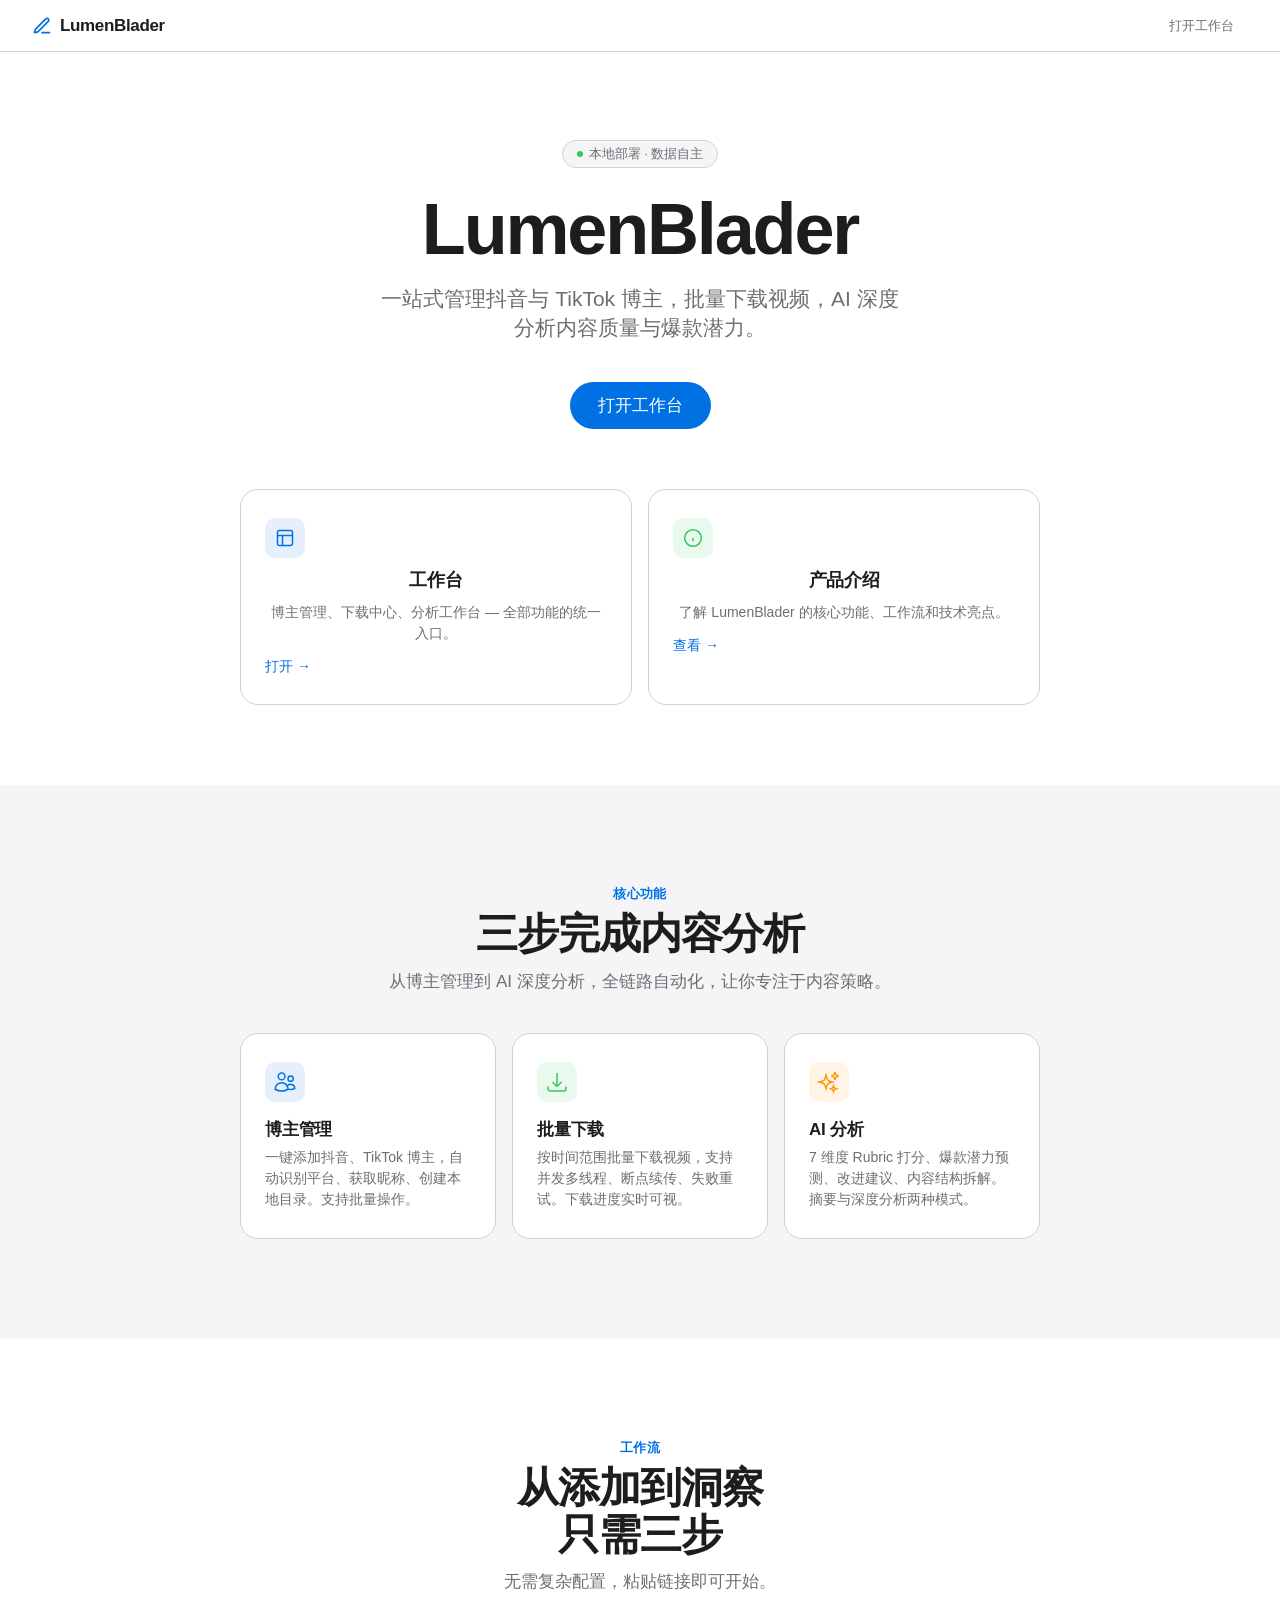
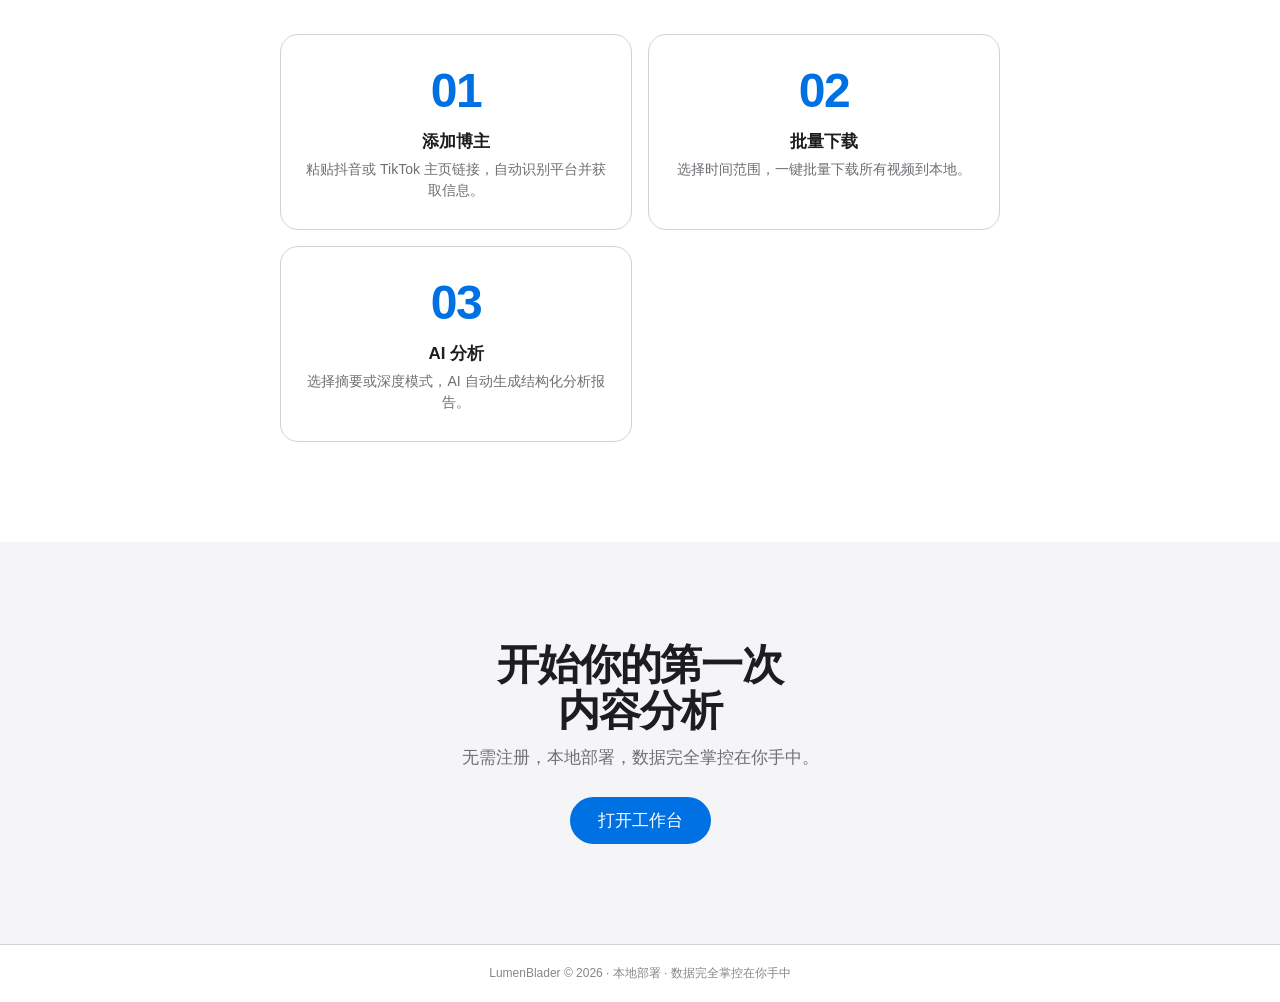
<file: frontend/index.html>
<!DOCTYPE html>
<html lang="zh-CN">
<head>
<meta charset="UTF-8">
<meta name="viewport" content="width=device-width, initial-scale=1.0">
<title>LumenBlader</title>
<style>
*, *::before, *::after { margin: 0; padding: 0; box-sizing: border-box; }

:root {
  --ink: #1d1d1f;
  --gray-500: #6e6e73;
  --gray-400: #86868b;
  --gray-300: #d2d2d7;
  --gray-100: #f5f5f7;
  --white: #ffffff;
  --blue: #0071e3;
  --blue-hover: #0077ed;
  --green: #34c759;
  --radius: 12px;
  --radius-lg: 18px;
  --radius-pill: 980px;
  --font-display: 'SF Pro Display', -apple-system, BlinkMacSystemFont, 'Helvetica Neue', Helvetica, Arial, sans-serif;
  --font-body: 'SF Pro Text', -apple-system, BlinkMacSystemFont, 'Helvetica Neue', Helvetica, Arial, sans-serif;
  --font-mono: 'SF Mono', ui-monospace, Menlo, monospace;
}

html {
  font-size: 16px;
  -webkit-font-smoothing: antialiased;
  -moz-osx-font-smoothing: grayscale;
}

body {
  font-family: var(--font-body);
  color: var(--ink);
  background: var(--white);
  min-height: 100vh;
  display: flex;
  flex-direction: column;
}

/* Nav */
.nav {
  position: fixed; top: 0; left: 0; right: 0; z-index: 100;
  height: 52px;
  background: rgba(255,255,255,0.72);
  backdrop-filter: saturate(180%) blur(20px);
  -webkit-backdrop-filter: saturate(180%) blur(20px);
  border-bottom: 1px solid var(--gray-300);
  display: flex; align-items: center; justify-content: space-between;
  padding: 0 clamp(16px, 3vw, 32px);
}
.nav-brand {
  font-family: var(--font-display); font-size: 17px; font-weight: 600;
  color: var(--ink); letter-spacing: -0.02em; text-decoration: none;
  display: flex; align-items: center; gap: 8px;
}
.nav-brand svg { color: var(--blue); }
.nav-links { display: flex; gap: 8px; }
.nav-link {
  font-size: 13px; font-weight: 500; color: var(--gray-500);
  text-decoration: none; padding: 6px 14px; border-radius: var(--radius-pill);
  transition: all 0.2s;
}
.nav-link:hover { color: var(--ink); background: var(--gray-100); }

/* Hero */
.hero {
  padding-top: 140px;
  padding-bottom: 80px;
  text-align: center;
  flex: 1;
  display: flex;
  flex-direction: column;
  align-items: center;
  justify-content: center;
  padding-left: clamp(20px, 6vw, 80px);
  padding-right: clamp(20px, 6vw, 80px);
}
.hero-badge {
  display: inline-flex; align-items: center; gap: 6px;
  padding: 4px 14px; border-radius: var(--radius-pill);
  background: var(--gray-100); font-size: 13px; font-weight: 500;
  color: var(--gray-500); margin-bottom: 24px;
  border: 1px solid var(--gray-300);
}
.hero-badge-dot {
  width: 6px; height: 6px; border-radius: 50%;
  background: var(--green);
}
.hero h1 {
  font-family: var(--font-display);
  font-size: clamp(40px, 7vw, 72px);
  font-weight: 600;
  letter-spacing: -0.03em;
  line-height: 1.05;
  margin-bottom: 16px;
  color: var(--ink);
}
.hero-sub {
  font-size: clamp(17px, 2.2vw, 21px);
  font-weight: 400;
  color: var(--gray-500);
  line-height: 1.4;
  max-width: 520px;
  margin-bottom: 40px;
}
.hero-actions {
  display: flex; gap: 12px; flex-wrap: wrap; justify-content: center;
}
.btn {
  display: inline-flex; align-items: center; justify-content: center; gap: 6px;
  font-size: 17px; font-weight: 400; font-family: var(--font-body);
  padding: 12px 28px; border-radius: var(--radius-pill); border: none;
  cursor: pointer; transition: all 0.2s ease; text-decoration: none;
}
.btn-primary { background: var(--blue); color: var(--white); }
.btn-primary:hover { background: var(--blue-hover); }
.btn-outline {
  background: transparent; color: var(--blue);
  border: 1.5px solid var(--blue);
}
.btn-outline:hover { background: rgba(0,113,227,0.06); }

/* Cards */
.cards {
  display: grid;
  grid-template-columns: repeat(auto-fit, minmax(260px, 1fr));
  gap: 16px;
  max-width: 800px;
  width: 100%;
  margin-top: 60px;
}
.card {
  background: var(--white);
  border: 1px solid var(--gray-300);
  border-radius: var(--radius-lg);
  padding: 28px 24px;
  text-decoration: none;
  color: var(--ink);
  transition: all 0.25s ease;
  display: flex;
  flex-direction: column;
  gap: 10px;
}
.card:hover {
  border-color: var(--blue);
  box-shadow: 0 4px 20px rgba(0,113,227,0.08);
  transform: translateY(-2px);
}
.card-icon {
  width: 40px; height: 40px; border-radius: 10px;
  display: flex; align-items: center; justify-content: center;
}
.card-icon-blue { background: rgba(0,113,227,0.1); color: var(--blue); }
.card-icon-green { background: rgba(52,199,89,0.1); color: var(--green); }
.card-title {
  font-family: var(--font-display); font-size: 18px;
  font-weight: 600; letter-spacing: -0.015em;
}
.card-desc {
  font-size: 14px; color: var(--gray-500); line-height: 1.5;
}
.card-arrow {
  font-size: 14px; color: var(--blue); font-weight: 500;
  display: flex; align-items: center; gap: 4px;
  margin-top: 4px;
}

/* Section backgrounds */
.section-light {
  background: var(--gray-100); color: var(--ink);
  padding: clamp(60px, 8vw, 100px) clamp(20px, 6vw, 80px);
  text-align: center;
}
.section-white {
  background: var(--white); color: var(--ink);
  padding: clamp(60px, 8vw, 100px) clamp(20px, 6vw, 80px);
  text-align: center;
}

/* Section typography */
.section-eyebrow {
  font-size: 13px; font-weight: 600; color: var(--blue);
  letter-spacing: 0.02em; text-transform: uppercase; margin-bottom: 8px;
}
.section-title {
  font-family: var(--font-display); font-size: clamp(28px, 4vw, 42px);
  font-weight: 600; letter-spacing: -0.025em; line-height: 1.1;
  margin-bottom: 12px;
}
.section-sub {
  font-size: clamp(15px, 1.8vw, 17px); font-weight: 400;
  color: var(--gray-500); line-height: 1.4;
  max-width: 520px; margin: 0 auto 40px;
}

/* Feature cards */
.feature-grid {
  display: grid;
  grid-template-columns: repeat(auto-fit, minmax(240px, 1fr));
  gap: 16px; max-width: 800px; margin: 0 auto;
}
.feature-card {
  background: var(--white); border-radius: var(--radius-lg);
  padding: 28px 24px; text-align: left;
  border: 1px solid var(--gray-300);
  transition: transform 0.25s ease, box-shadow 0.25s ease;
}
.feature-card:hover {
  transform: translateY(-3px);
  box-shadow: 0 8px 24px rgba(0,0,0,0.06);
}
.feature-icon {
  width: 40px; height: 40px; border-radius: 10px;
  display: flex; align-items: center; justify-content: center;
  margin-bottom: 16px;
}
.feature-icon-blue { background: rgba(0,113,227,0.1); color: var(--blue); }
.feature-icon-green { background: rgba(52,199,89,0.1); color: var(--green); }
.feature-icon-orange { background: rgba(255,149,0,0.1); color: #ff9500; }
.feature-card h3 {
  font-family: var(--font-display); font-size: 17px;
  font-weight: 600; letter-spacing: -0.01em; margin-bottom: 6px;
}
.feature-card p {
  font-size: 14px; color: var(--gray-500); line-height: 1.5;
}

/* CTA section */
.cta-section {
  background: var(--gray-100);
  padding: clamp(60px, 8vw, 100px) clamp(20px, 6vw, 80px);
  text-align: center;
}
.cta-section h2 {
  font-family: var(--font-display); font-size: clamp(28px, 4vw, 42px);
  font-weight: 600; letter-spacing: -0.025em; line-height: 1.1;
  color: var(--ink); margin-bottom: 12px;
}
.cta-section p {
  font-size: 17px; color: var(--gray-500); margin-bottom: 28px;
}
.btn-hero {
  display: inline-flex; align-items: center; justify-content: center; gap: 6px;
  font-size: 17px; font-weight: 400; font-family: var(--font-body);
  padding: 12px 28px; border-radius: var(--radius-pill); border: none;
  cursor: pointer; transition: all 0.2s ease; text-decoration: none;
}
.btn-hero-primary { background: var(--blue); color: var(--white); }
.btn-hero-primary:hover { background: var(--blue-hover); }

/* Footer */
.footer {
  padding: 20px;
  text-align: center;
  font-size: 12px;
  color: var(--gray-400);
  border-top: 1px solid var(--gray-300);
}

@media (max-width: 640px) {
  .hero { padding-top: 100px; }
  .cards { grid-template-columns: 1fr; max-width: 400px; }
  .nav-links { display: none; }
}
</style>
</head>
<body>

<nav class="nav">
  <a href="/" class="nav-brand">
    <svg width="20" height="20" viewBox="0 0 24 24" fill="none" stroke="currentColor" stroke-width="2" stroke-linecap="round" stroke-linejoin="round">
      <path d="M12 20h9"/><path d="M16.5 3.5a2.121 2.121 0 013 3L7 19l-4 1 1-4L16.5 3.5z"/>
    </svg>
    <span>LumenBlader</span>
  </a>
  <div class="nav-links">
    <a href="/app" class="nav-link">打开工作台</a>
  </div>
</nav>

<main class="hero">
  <div class="hero-badge">
    <span class="hero-badge-dot"></span>
    本地部署 · 数据自主
  </div>
  <h1>LumenBlader</h1>
  <p class="hero-sub">一站式管理抖音与 TikTok 博主，批量下载视频，AI 深度分析内容质量与爆款潜力。</p>
  <div class="hero-actions">
    <a href="/app" class="btn btn-primary">打开工作台</a>
  </div>

  <div class="cards">
    <a href="/app" class="card">
      <div class="card-icon card-icon-blue">
        <svg width="20" height="20" viewBox="0 0 24 24" fill="none" stroke="currentColor" stroke-width="1.8"><rect x="3" y="3" width="18" height="18" rx="2"/><path d="M3 9h18"/><path d="M9 21V9"/></svg>
      </div>
      <div class="card-title">工作台</div>
      <div class="card-desc">博主管理、下载中心、分析工作台 — 全部功能的统一入口。</div>
      <span class="card-arrow">打开 &rarr;</span>
    </a>
    <a href="/app" class="card">
      <div class="card-icon card-icon-green">
        <svg width="20" height="20" viewBox="0 0 24 24" fill="none" stroke="currentColor" stroke-width="1.8"><circle cx="12" cy="12" r="10"/><path d="M12 16v-4"/><path d="M12 8h.01"/></svg>
      </div>
      <div class="card-title">产品介绍</div>
      <div class="card-desc">了解 LumenBlader 的核心功能、工作流和技术亮点。</div>
      <span class="card-arrow">查看 &rarr;</span>
    </a>
  </div>
</main>

  <!-- Features -->
  <section class="section-light">
    <div class="section-eyebrow">核心功能</div>
    <h2 class="section-title">三步完成内容分析</h2>
    <p class="section-sub">从博主管理到 AI 深度分析，全链路自动化，让你专注于内容策略。</p>
    <div class="feature-grid">
      <div class="feature-card">
        <div class="feature-icon feature-icon-blue">
          <svg width="24" height="24" fill="none" stroke="currentColor" stroke-width="1.5" viewBox="0 0 24 24"><path d="M15 19.128a9.38 9.38 0 002.625.372 9.337 9.337 0 004.121-.952 4.125 4.125 0 00-7.533-2.493M15 19.128v-.003c0-1.113-.285-2.16-.786-3.07M15 19.128v.106A12.318 12.318 0 018.624 21c-2.331 0-4.512-.645-6.374-1.766l-.001-.109a6.375 6.375 0 0111.964-3.07M12 6.375a3.375 3.375 0 11-6.75 0 3.375 3.375 0 016.75 0zm8.25 2.25a2.625 2.625 0 11-5.25 0 2.625 2.625 0 015.25 0z"/></svg>
        </div>
        <h3>博主管理</h3>
        <p>一键添加抖音、TikTok 博主，自动识别平台、获取昵称、创建本地目录。支持批量操作。</p>
      </div>
      <div class="feature-card">
        <div class="feature-icon feature-icon-green">
          <svg width="24" height="24" fill="none" stroke="currentColor" stroke-width="1.5" viewBox="0 0 24 24"><path d="M3 16.5v2.25A2.25 2.25 0 005.25 21h13.5A2.25 2.25 0 0021 18.75V16.5M16.5 12L12 16.5m0 0L7.5 12m4.5 4.5V3"/></svg>
        </div>
        <h3>批量下载</h3>
        <p>按时间范围批量下载视频，支持并发多线程、断点续传、失败重试。下载进度实时可视。</p>
      </div>
      <div class="feature-card">
        <div class="feature-icon feature-icon-orange">
          <svg width="24" height="24" fill="none" stroke="currentColor" stroke-width="1.5" viewBox="0 0 24 24"><path d="M9.813 15.904L9 18.75l-.813-2.846a4.5 4.5 0 00-3.09-3.09L2.25 12l2.846-.813a4.5 4.5 0 003.09-3.09L9 5.25l.813 2.846a4.5 4.5 0 003.09 3.09L15.75 12l-2.846.813a4.5 4.5 0 00-3.09 3.09zM18.259 8.715L18 9.75l-.259-1.035a3.375 3.375 0 00-2.455-2.456L14.25 6l1.036-.259a3.375 3.375 0 002.455-2.456L18 2.25l.259 1.035a3.375 3.375 0 002.455 2.456L21.75 6l-1.036.259a3.375 3.375 0 00-2.455 2.456zM16.894 20.567L16.5 21.75l-.394-1.183a2.25 2.25 0 00-1.423-1.423L13.5 18.75l1.183-.394a2.25 2.25 0 001.423-1.423l.394-1.183.394 1.183a2.25 2.25 0 001.423 1.423l1.183.394-1.183.394a2.25 2.25 0 00-1.423 1.423z"/></svg>
        </div>
        <h3>AI 分析</h3>
        <p>7 维度 Rubric 打分、爆款潜力预测、改进建议、内容结构拆解。摘要与深度分析两种模式。</p>
      </div>
    </div>
  </section>

  <!-- Workflow -->
  <section class="section-white">
    <div class="section-eyebrow">工作流</div>
    <h2 class="section-title">从添加到洞察<br>只需三步</h2>
    <p class="section-sub">无需复杂配置，粘贴链接即可开始。</p>
    <div class="feature-grid" style="max-width:720px">
      <div class="feature-card" style="text-align:center">
        <div style="font-family:var(--font-display);font-size:48px;font-weight:600;color:var(--blue);letter-spacing:-0.03em;margin-bottom:12px">01</div>
        <h3>添加博主</h3>
        <p>粘贴抖音或 TikTok 主页链接，自动识别平台并获取信息。</p>
      </div>
      <div class="feature-card" style="text-align:center">
        <div style="font-family:var(--font-display);font-size:48px;font-weight:600;color:var(--blue);letter-spacing:-0.03em;margin-bottom:12px">02</div>
        <h3>批量下载</h3>
        <p>选择时间范围，一键批量下载所有视频到本地。</p>
      </div>
      <div class="feature-card" style="text-align:center">
        <div style="font-family:var(--font-display);font-size:48px;font-weight:600;color:var(--blue);letter-spacing:-0.03em;margin-bottom:12px">03</div>
        <h3>AI 分析</h3>
        <p>选择摘要或深度模式，AI 自动生成结构化分析报告。</p>
      </div>
    </div>
  </section>

  <!-- CTA -->
  <section class="cta-section">
    <h2>开始你的第一次<br>内容分析</h2>
    <p>无需注册，本地部署，数据完全掌控在你手中。</p>
    <a href="/app" class="btn-hero btn-hero-primary">打开工作台</a>
  </section>

<footer class="footer">
  LumenBlader &copy; 2026 · 本地部署 · 数据完全掌控在你手中
</footer>

</body>
</html>
</file>
